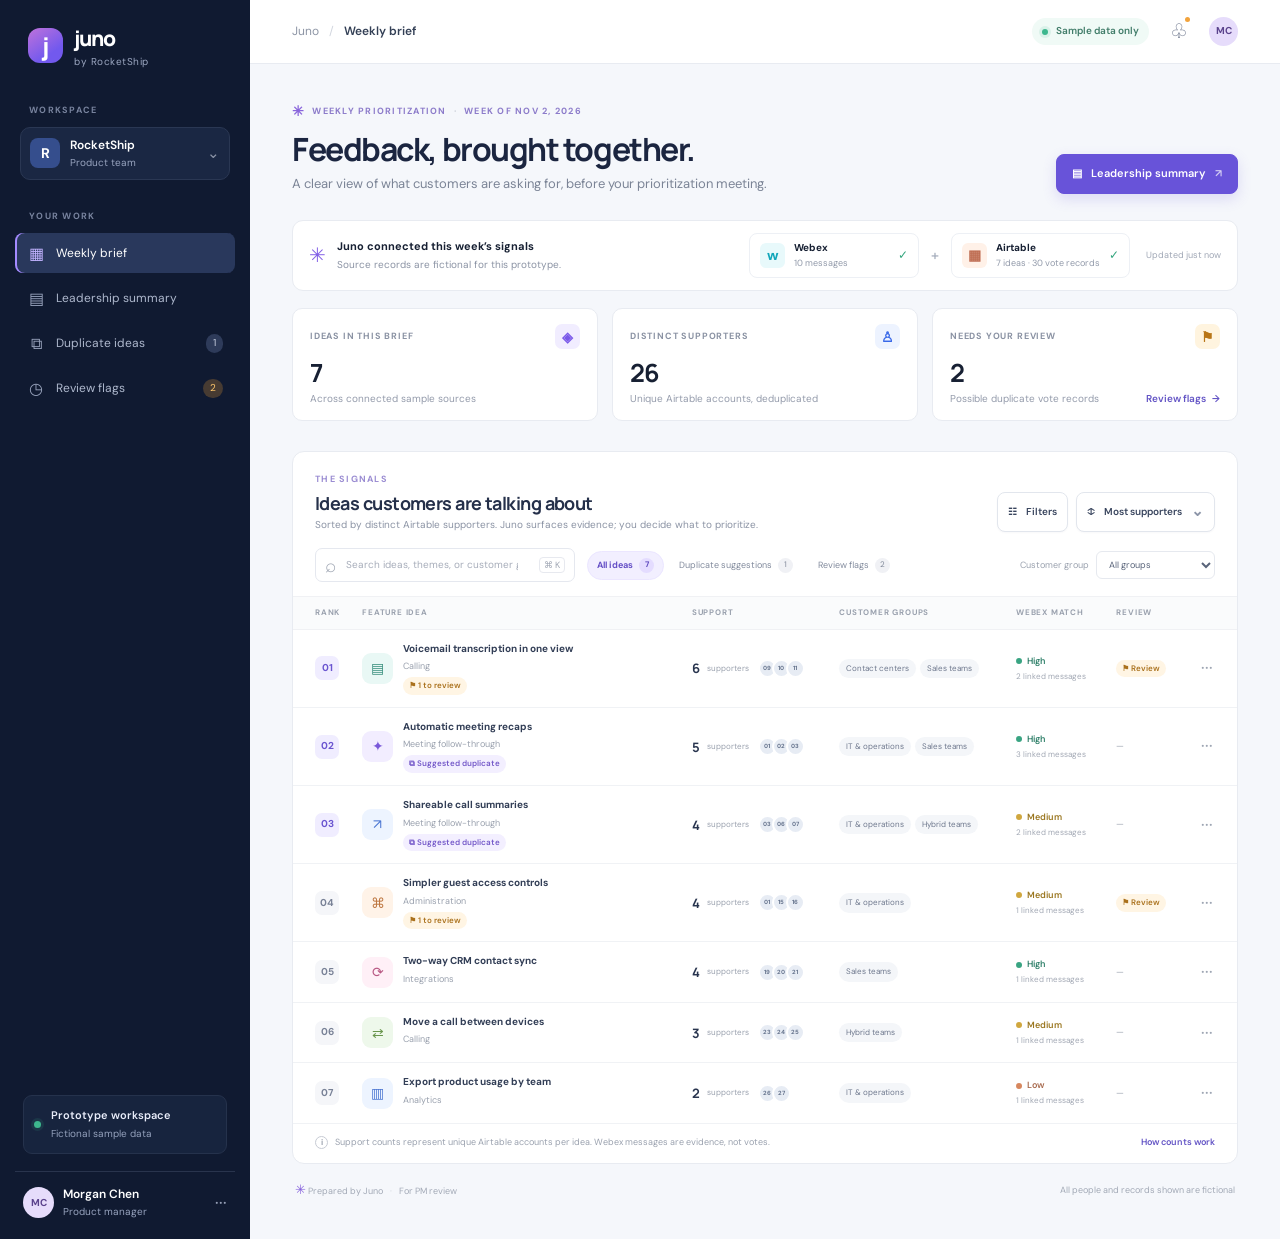
<file: 02-prototype/index.html>
<!doctype html>
<html lang="en">
  <head>
    <meta charset="UTF-8" />
    <meta name="viewport" content="width=device-width, initial-scale=1.0" />
    <meta name="theme-color" content="#f5f7fb" />
    <title>Juno · Weekly feedback brief</title>
    <link rel="preconnect" href="https://fonts.googleapis.com" />
    <link rel="preconnect" href="https://fonts.gstatic.com" crossorigin />
    <link href="https://fonts.googleapis.com/css2?family=DM+Sans:wght@400;500;600;700&family=Manrope:wght@500;600;700;800&display=swap" rel="stylesheet" />
    <link rel="stylesheet" href="styles.css" />
  </head>
  <body>
    <div class="app-shell">
      <aside class="sidebar" aria-label="Main navigation">
        <a class="brand" href="#overview" aria-label="Juno home">
          <span class="brand-mark">j</span>
          <span class="brand-copy"><strong>juno</strong><small>by RocketShip</small></span>
        </a>

        <div class="workspace-label">WORKSPACE</div>
        <button class="workspace-switcher" type="button">
          <span class="workspace-avatar">R</span>
          <span><strong>RocketShip</strong><small>Product team</small></span>
          <span class="chevron">⌄</span>
        </button>

        <div class="nav-label">YOUR WORK</div>
        <nav class="nav-list">
          <button class="nav-item active" type="button" data-view="overview">
            <span class="nav-icon">▦</span><span>Weekly brief</span>
          </button>
          <button class="nav-item" type="button" data-view="leadership">
            <span class="nav-icon">▤</span><span>Leadership summary</span>
          </button>
          <button class="nav-item" type="button" data-filter="duplicate">
            <span class="nav-icon">⧉</span><span>Duplicate ideas</span><span class="nav-count" id="duplicate-nav-count">1</span>
          </button>
          <button class="nav-item" type="button" data-filter="review">
            <span class="nav-icon">◷</span><span>Review flags</span><span class="nav-count warm" id="review-nav-count">2</span>
          </button>
        </nav>

        <div class="sidebar-bottom">
          <div class="sample-note"><span class="sample-dot"></span><div><strong>Prototype workspace</strong><small>Fictional sample data</small></div></div>
          <button class="profile-button" type="button">
            <span class="profile-avatar">MC</span><span><strong>Morgan Chen</strong><small>Product manager</small></span><span class="profile-more">···</span>
          </button>
        </div>
      </aside>

      <main class="main-content" id="overview">
        <header class="topbar">
          <div class="breadcrumbs"><span>Juno</span><span class="crumb-sep">/</span><strong id="breadcrumb-current">Weekly brief</strong></div>
          <div class="topbar-right"><span class="data-badge"><span class="green-dot"></span>Sample data only</span><button class="icon-button" type="button" aria-label="Notifications">♧<i></i></button><span class="top-avatar">MC</span></div>
        </header>

        <section class="page" id="overview-view">
          <div class="page-heading">
            <div>
              <div class="eyebrow"><span class="eyebrow-icon">✳</span> WEEKLY PRIORITIZATION <span class="eyebrow-divider">·</span> WEEK OF NOV 2, 2026</div>
              <h1>Feedback, brought together.</h1>
              <p class="page-subtitle">A clear view of what customers are asking for, before your prioritization meeting.</p>
            </div>
            <button class="primary-button" id="open-leadership" type="button"><span>▤</span> Leadership summary <span class="button-arrow">↗</span></button>
          </div>

          <div class="source-strip">
            <div class="source-strip-intro"><span class="sparkle">✳</span><div><strong>Juno connected this week’s signals</strong><small>Source records are fictional for this prototype.</small></div></div>
            <div class="source-chip"><span class="source-logo webex-logo">w</span><span><strong>Webex</strong><small id="webex-source-count">7 messages</small></span><span class="connected-check">✓</span></div>
            <div class="source-plus">+</div>
            <div class="source-chip"><span class="source-logo airtable-logo">▦</span><span><strong>Airtable</strong><small id="airtable-source-count">7 ideas · 30 vote records</small></span><span class="connected-check">✓</span></div>
            <span class="source-updated">Updated just now</span>
          </div>

          <div class="metric-grid" aria-label="Weekly feedback overview">
            <article class="metric-card"><div class="metric-top"><span>IDEAS IN THIS BRIEF</span><span class="metric-icon violet">◈</span></div><div class="metric-value" id="idea-total">7</div><div class="metric-foot"><span class="metric-caption">Across connected sample sources</span></div></article>
            <article class="metric-card"><div class="metric-top"><span>DISTINCT SUPPORTERS</span><span class="metric-icon blue">♙</span></div><div class="metric-value" id="supporter-total">29</div><div class="metric-foot"><span class="metric-caption">Unique Airtable accounts, deduplicated</span></div></article>
            <article class="metric-card"><div class="metric-top"><span>NEEDS YOUR REVIEW</span><span class="metric-icon amber">⚑</span></div><div class="metric-value" id="review-total">2</div><div class="metric-foot"><span class="metric-caption">Possible duplicate vote records</span><span class="foot-link" data-filter="review">Review flags <span>→</span></span></div></article>
          </div>

          <section class="signals-section" aria-labelledby="signals-heading">
            <div class="section-heading-row">
              <div><div class="section-kicker">THE SIGNALS</div><h2 id="signals-heading">Ideas customers are talking about</h2><p>Sorted by distinct Airtable supporters. Juno surfaces evidence; you decide what to prioritize.</p></div>
              <div class="section-actions"><button class="soft-button" id="filter-button" type="button"><span>☷</span> Filters <span class="filter-count" id="filter-count"></span></button><button class="soft-button" id="sort-button" type="button"><span>↕</span> Most supporters <span class="chevron">⌄</span></button></div>
            </div>

            <div class="filter-row" id="filter-row">
              <label class="search-box"><span>⌕</span><input id="search-input" type="search" placeholder="Search ideas, themes, or customer groups" aria-label="Search ideas" /><kbd>⌘ K</kbd></label>
              <div class="filter-pills" role="group" aria-label="Filter ideas">
                <button class="filter-pill active" type="button" data-list-filter="all">All ideas <span id="all-count">7</span></button>
                <button class="filter-pill" type="button" data-list-filter="duplicate">Duplicate suggestions <span id="dup-count">1</span></button>
                <button class="filter-pill" type="button" data-list-filter="review">Review flags <span id="flag-count">2</span></button>
              </div>
              <label class="segment-select"><span>Customer group</span><select id="segment-select" aria-label="Filter by customer group"><option value="all">All groups</option><option value="IT & operations">IT & operations</option><option value="Sales teams">Sales teams</option><option value="Contact centers">Contact centers</option><option value="Hybrid teams">Hybrid teams</option></select></label>
            </div>

            <div class="table-wrap">
              <table class="ideas-table">
                <thead><tr><th class="rank-col">RANK</th><th>FEATURE IDEA</th><th>SUPPORT</th><th>CUSTOMER GROUPS</th><th>WEBEX MATCH</th><th>REVIEW</th><th class="more-col"></th></tr></thead>
                <tbody id="ideas-body"></tbody>
              </table>
              <div class="empty-state hidden" id="empty-state"><span>⌕</span><strong>No ideas match these filters</strong><small>Try changing your search or clearing a filter.</small><button type="button" id="clear-filters">Clear filters</button></div>
            </div>
            <div class="table-footnote"><span class="info-icon">i</span> Support counts represent unique Airtable accounts per idea. Webex messages are evidence, not votes.<button type="button" class="learn-more" id="count-help">How counts work</button></div>
          </section>
          <footer class="page-footer"><span><span class="footer-juno">✳</span> Prepared by Juno <span class="footer-dot">·</span> For PM review</span><span>All people and records shown are fictional</span></footer>
        </section>

        <section class="page leadership-page hidden" id="leadership-view">
          <div class="page-heading leadership-heading">
            <div><button class="back-link" id="back-to-brief" type="button">← Back to weekly brief</button><div class="eyebrow"><span class="eyebrow-icon">✳</span> LEADERSHIP BRIEF <span class="eyebrow-divider">·</span> WEEK OF NOV 2, 2026</div><h1>Customer signals, at a glance.</h1><p class="page-subtitle">A source-backed snapshot for this week’s product prioritization conversation.</p></div>
            <button class="soft-button print-button" type="button" onclick="window.print()"><span>↥</span> Print summary</button>
          </div>
          <div class="leadership-callout"><span class="callout-icon">✳</span><div><strong>What’s emerging</strong><p>Customers are asking for less manual effort across routine workflows, including meeting follow-through, voicemail review, and access administration. The two meeting recap requests may overlap, but confirm the match before combining their support.</p><small>Interpretation based on sample records · Review the evidence before making a decision</small></div></div>
          <div class="leadership-stats"><div><span>IDEAS REVIEWED</span><strong id="lead-ideas">7</strong></div><div><span>UNIQUE SUPPORTERS</span><strong id="lead-supporters">29</strong></div><div><span>OPEN REVIEW FLAGS</span><strong id="lead-flags">2</strong></div></div>
          <section class="lead-section"><div class="lead-section-header"><div><div class="section-kicker">RANKED BY DISTINCT SUPPORT</div><h2>What customers are asking for</h2></div><span class="rank-note">Vote counts show support volume, not a product decision.</span></div><div id="leadership-list" class="leadership-list"></div></section>
          <section class="leadership-bottom-grid"><article class="insight-card"><div class="section-kicker">SIGNAL TO WATCH</div><h3>Some feedback points to a broader workflow need</h3><p>Requests for recaps, follow-up actions, and easier sharing may connect to a common need: helping teams carry decisions out of meetings. Treat this as a hypothesis for PM review.</p><button type="button" class="text-button" id="open-workflow-idea">See related evidence <span>→</span></button></article><article class="review-summary-card"><div class="review-card-heading"><span class="review-icon">⚑</span><div><div class="section-kicker">REVIEW BEFORE SHARING</div><h3>Vote records to check</h3></div></div><p>Juno found repeated Airtable records from the same account on an idea. They count once toward distinct support and remain visible for your review.</p><button type="button" class="soft-button" data-filter="review">Review flagged records <span>→</span></button></article></section>
          <footer class="page-footer"><span><span class="footer-juno">✳</span> Prepared by Juno <span class="footer-dot">·</span> Interpretation is labeled for PM review</span><span>All people and records shown are fictional</span></footer>
        </section>
      </main>
    </div>

    <div class="drawer-backdrop hidden" id="drawer-backdrop"></div>
    <aside class="detail-drawer hidden" id="detail-drawer" role="dialog" aria-modal="true" aria-labelledby="drawer-title">
      <div class="drawer-header"><div><span class="drawer-kicker" id="drawer-kicker">IDEA DETAILS</span><div class="drawer-controls"><button type="button" id="drawer-prev" aria-label="Previous idea">←</button><button type="button" id="drawer-next" aria-label="Next idea">→</button></div></div><button type="button" class="drawer-close" id="drawer-close" aria-label="Close details">×</button></div>
      <div class="drawer-content" id="drawer-content"></div>
    </aside>
    <div class="toast" id="toast" role="status" aria-live="polite"></div>
    <script src="app.js"></script>
  </body>
</html>
</file>
<file: 02-prototype/styles.css>
:root{--ink:#172033;--muted:#798296;--line:#e8ebf1;--canvas:#f5f7fb;--surface:#fff;--navy:#101a31;--violet:#7958e9;--violet-soft:#f1edff;--blue:#3868e8;--blue-soft:#edf3ff;--green:#23866c;--green-soft:#eaf7f2;--amber:#b87517;--amber-soft:#fff4df;--red:#be555a;--red-soft:#fff0ef;--shadow:0 18px 52px rgba(19,30,54,.13)}
*{box-sizing:border-box}html{scroll-behavior:smooth}body{margin:0;background:var(--canvas);color:var(--ink);font:14px/1.45 'DM Sans',-apple-system,BlinkMacSystemFont,'Segoe UI',sans-serif}button,input,select{font:inherit}button{cursor:pointer}button:focus-visible,a:focus-visible,input:focus-visible,select:focus-visible{outline:3px solid rgba(87,110,239,.45);outline-offset:2px}.hidden{display:none!important}.app-shell{min-height:100vh;display:flex}.sidebar{width:250px;background:var(--navy);color:#e9edfa;display:flex;flex-direction:column;padding:24px 15px 15px;flex-shrink:0}.brand{display:flex;gap:11px;align-items:center;text-decoration:none;color:#fff;padding:0 13px 36px}.brand-mark{width:35px;height:35px;display:grid;place-items:center;border-radius:12px;background:linear-gradient(145deg,#bf72db,#7259ee 70%);font:800 24px 'Manrope',sans-serif;color:white}.brand-copy{display:flex;flex-direction:column;line-height:1.05}.brand-copy strong{font:800 21px 'Manrope',sans-serif;letter-spacing:-1px}.brand-copy small{font-size:10px;color:#9ca7c1;margin-top:5px;letter-spacing:.05em}.workspace-label,.nav-label{padding:0 14px;color:#78839e;font-size:9px;font-weight:700;letter-spacing:.14em}.workspace-switcher{margin:10px 5px 30px;width:calc(100% - 10px);display:flex;align-items:center;gap:10px;background:#1a2743;border:1px solid #2a3753;border-radius:10px;padding:9px;color:#fff;text-align:left}.workspace-avatar{width:30px;height:30px;border-radius:8px;display:grid;place-items:center;background:#354e8d;color:white;font-weight:700}.workspace-switcher>span:nth-child(2),.profile-button>span:nth-child(2){display:flex;flex-direction:column;flex:1}.workspace-switcher strong,.profile-button strong{font-size:12px;font-weight:600}.workspace-switcher small,.profile-button small{font-size:10px;color:#98a4bf;margin-top:2px}.chevron{color:#8c95a8;font-size:15px}.nav-label{margin-bottom:10px}.nav-list{display:grid;gap:5px}.nav-item{height:40px;padding:0 12px;border:0;border-radius:8px;background:transparent;color:#aeb8cd;text-align:left;display:flex;align-items:center;gap:11px;font-size:12px;transition:.15s}.nav-item:hover{background:#1a2743;color:white}.nav-item.active{background:#29385c;color:#fff;box-shadow:inset 2px 0 #a48aff}.nav-icon{width:18px;text-align:center;font-size:16px;color:#99a4bd}.nav-item.active .nav-icon{color:#c2b3ff}.nav-count{margin-left:auto;border-radius:10px;background:#2e3b5a;padding:2px 7px;font-size:10px;color:#cad1e1}.nav-count.warm{color:#ffc76c;background:#473b32}.sidebar-bottom{margin-top:auto}.sample-note{display:flex;gap:10px;align-items:center;margin:0 8px 17px;padding:12px 10px;background:#17243e;border:1px solid #25324c;border-radius:9px}.sample-dot,.green-dot{width:7px;height:7px;border-radius:50%;background:#3db78e;box-shadow:0 0 0 3px rgba(61,183,142,.12);flex:none}.sample-note div{display:flex;flex-direction:column}.sample-note strong{font-size:11px;font-weight:600}.sample-note small{font-size:10px;color:#94a1bc;margin-top:3px}.profile-button{width:100%;border:0;border-top:1px solid #29344d;padding:14px 8px 4px;background:transparent;color:#fff;display:flex;align-items:center;gap:9px;text-align:left}.profile-avatar,.top-avatar{display:grid;place-items:center;border-radius:50%;background:#e6dcfb;color:#5b438d;font-weight:700;font-size:10px;width:31px;height:31px}.profile-more{font-size:18px;color:#96a0b7}.main-content{min-width:0;flex:1}.topbar{height:64px;background:#fff;border-bottom:1px solid var(--line);display:flex;align-items:center;justify-content:space-between;padding:0 42px}.breadcrumbs{display:flex;align-items:center;gap:10px;color:#8d95a5;font-size:12px}.breadcrumbs strong{color:#344056;font-weight:600}.crumb-sep{color:#d1d5de}.topbar-right{display:flex;align-items:center;gap:18px}.data-badge{display:flex;align-items:center;gap:8px;padding:6px 10px;background:#f0faf6;color:#407c69;border-radius:16px;font-size:10px;font-weight:600}.data-badge .green-dot{width:6px;height:6px}.icon-button{position:relative;border:0;background:transparent;color:#667087;font-size:20px;padding:3px}.icon-button i{position:absolute;right:1px;top:3px;width:5px;height:5px;border-radius:50%;background:#f2a33c}.top-avatar{width:29px;height:29px}.page{max-width:1380px;margin:0 auto;padding:37px 42px 22px}.page-heading{display:flex;align-items:flex-end;justify-content:space-between;gap:25px;margin-bottom:26px}.eyebrow,.section-kicker{color:#8c7bca;font-size:9px;font-weight:700;letter-spacing:.14em;display:flex;align-items:center;gap:7px}.eyebrow-icon{font-size:14px;color:#8965db}.eyebrow-divider{color:#c4c8d3}.page h1{font:700 32px/1.14 'Manrope',sans-serif;letter-spacing:-1.45px;margin:10px 0 7px;color:#1b2540}.page-subtitle{margin:0;color:#7b8496;font-size:13px}.primary-button,.soft-button{border:1px solid #e2e6ed;border-radius:8px;padding:10px 13px;background:white;color:#38445d;font-size:11px;font-weight:600;display:inline-flex;gap:9px;align-items:center;box-shadow:0 1px 2px rgba(20,35,65,.03);transition:.15s}.primary-button{background:#6853d9;color:white;border-color:#6853d9;padding:11px 15px;box-shadow:0 5px 14px rgba(104,83,217,.18)}.primary-button:hover{background:#5843c9;transform:translateY(-1px)}.soft-button:hover{border-color:#c7cde0;background:#fafaff}.button-arrow{opacity:.7}.source-strip{display:flex;align-items:center;gap:12px;background:#fff;border:1px solid var(--line);border-radius:11px;padding:12px 16px;margin-bottom:17px;min-height:67px}.source-strip-intro{display:flex;align-items:center;gap:11px;flex:1;min-width:220px}.sparkle{font-size:20px;color:#825fe6}.source-strip-intro>div,.source-chip>span:nth-child(2){display:flex;flex-direction:column}.source-strip-intro strong{font-size:11px;font-weight:700}.source-strip-intro small{color:#8b93a4;font-size:10px;margin-top:3px}.source-chip{border:1px solid #edf0f5;border-radius:8px;padding:7px 10px;display:flex;align-items:center;gap:9px;min-width:170px}.source-logo{width:25px;height:25px;border-radius:6px;display:grid;place-items:center;font-weight:800}.webex-logo{color:#12a6ba;background:#e8f9fb}.airtable-logo{color:#bd694e;background:#fff1e8}.source-chip strong{font-size:10px}.source-chip small{font-size:9px;color:#929aaa;margin-top:2px}.connected-check{color:#32a57d;font-size:12px;margin-left:auto}.source-plus{color:#b0b7c4;font-weight:600}.source-updated{font-size:9px;color:#a1a8b6;margin-left:4px;white-space:nowrap}.metric-grid{display:grid;grid-template-columns:repeat(3,minmax(0,1fr));gap:14px;margin-bottom:30px}.metric-card{background:#fff;border:1px solid var(--line);border-radius:10px;padding:15px 17px 13px;min-height:112px}.metric-top{display:flex;align-items:center;justify-content:space-between;color:#8a92a3;font-weight:700;letter-spacing:.09em;font-size:9px}.metric-icon{width:25px;height:25px;border-radius:7px;display:grid;place-items:center;font-size:14px}.metric-icon.violet{color:#7958e9;background:#f1edff}.metric-icon.blue{color:#3868e8;background:#edf3ff}.metric-icon.amber{color:#b87517;background:#fff4df}.metric-value{font:700 25px 'Manrope',sans-serif;letter-spacing:-.7px;margin:6px 0 2px}.metric-foot{display:flex;align-items:center;justify-content:space-between}.metric-caption{color:#949bab;font-size:10px}.foot-link,.learn-more,.text-button{border:0;background:none;padding:0;color:#6354c5;font-size:10px;font-weight:600}.foot-link:hover,.learn-more:hover,.text-button:hover{text-decoration:underline}.foot-link span,.text-button span{margin-left:4px}.signals-section{background:#fff;border:1px solid var(--line);border-radius:12px;overflow:hidden}.section-heading-row{display:flex;align-items:flex-end;justify-content:space-between;gap:20px;padding:21px 22px 16px}.section-kicker{font-size:9px;color:#9a8cd2}.section-heading-row h2,.lead-section h2{font:700 18px 'Manrope',sans-serif;letter-spacing:-.55px;margin:5px 0 3px;color:#25304a}.section-heading-row p{color:#8b93a4;font-size:10px;margin:0}.section-actions{display:flex;gap:8px}.section-actions .soft-button{padding:8px 10px;font-size:10px}.filter-count:empty{display:none}.filter-row{display:flex;align-items:center;gap:12px;padding:0 22px 14px;flex-wrap:wrap}.search-box{height:34px;display:flex;align-items:center;gap:8px;border:1px solid #e5e8ef;border-radius:7px;padding:0 9px;width:260px;color:#a0a7b4}.search-box>span{font-size:19px;line-height:1}.search-box input{border:0;outline:0;min-width:0;width:100%;font-size:10px;color:#344056;background:transparent}.search-box input::placeholder{color:#a7adba}.search-box kbd{white-space:nowrap;border:1px solid #e7e9ef;border-radius:4px;padding:1px 4px;color:#a0a7b4;font:9px 'DM Sans',sans-serif}.filter-pills{display:flex;gap:5px;align-items:center}.filter-pill{border:1px solid transparent;border-radius:16px;background:transparent;color:#828b9d;padding:6px 9px;font-size:9px;white-space:nowrap}.filter-pill span{display:inline-grid;place-items:center;min-width:15px;height:15px;margin-left:4px;border-radius:50%;background:#f0f1f5;color:#7f8797;font-size:8px}.filter-pill.active{background:#f2efff;border-color:#ebe6ff;color:#6550c6;font-weight:700}.filter-pill.active span{background:#e4dcff;color:#5d48be}.segment-select{margin-left:auto;display:flex;align-items:center;gap:7px;color:#9aa1ae;font-size:9px}.segment-select select{border:1px solid #e6e9ef;border-radius:6px;background:#fff;color:#59647a;padding:6px 20px 6px 8px;font-size:9px}.table-wrap{overflow:auto;min-height:280px}.ideas-table{width:100%;border-collapse:collapse;min-width:880px}.ideas-table thead{background:#fafbfc}.ideas-table th{text-align:left;padding:10px 11px;color:#9aa1ae;font-size:8px;letter-spacing:.1em;font-weight:700;border-top:1px solid #f0f1f4;border-bottom:1px solid #f0f1f4;white-space:nowrap}.ideas-table th:first-child,.ideas-table td:first-child{padding-left:22px}.ideas-table th:last-child,.ideas-table td:last-child{padding-right:18px}.rank-col{width:54px}.more-col{width:36px}.ideas-table td{padding:12px 11px;border-bottom:1px solid #f0f2f5;vertical-align:middle;font-size:10px}.ideas-table tbody tr{transition:background .14s;cursor:pointer}.ideas-table tbody tr:hover{background:#faf9ff}.rank-number{display:grid;place-items:center;width:24px;height:24px;border-radius:7px;background:#f5f6f9;color:#788196;font-weight:700;font-size:10px}.rank-number.top{background:#f0edff;color:#6a55d0}.idea-cell{display:flex;align-items:center;gap:10px;min-width:280px}.idea-icon{width:31px;height:31px;border-radius:9px;display:grid;place-items:center;font-size:14px;flex:none}.idea-icon.purple{background:#f2edff;color:#7958d9}.idea-icon.blue{background:#edf4ff;color:#4b76d2}.idea-icon.teal{background:#e9f8f5;color:#398f7d}.idea-icon.orange{background:#fff3e8;color:#be7741}.idea-icon.pink{background:#fff0f7;color:#b85883}.idea-icon.green{background:#eef8eb;color:#69954c}.idea-text{display:flex;flex-direction:column;gap:4px}.idea-text strong{font-size:10px;color:#323e56;font-weight:700}.idea-subtitle{font-size:9px;color:#9aa1ae}.idea-tags{display:flex;gap:5px;align-items:center;flex-wrap:wrap}.tag{display:inline-flex;align-items:center;gap:4px;padding:3px 6px;border-radius:10px;font-size:8px;font-weight:600;white-space:nowrap}.tag.duplicate{background:#f3efff;color:#7459c9}.tag.flag{background:#fff5e4;color:#aa711c}.tag.reviewed{background:#eff7f4;color:#42836e}.support-cell{display:flex;align-items:center;gap:7px}.support-num{font:700 13px 'Manrope',sans-serif;color:#29354f}.support-label{color:#9aa1ae;font-size:8px}.mini-avatars{display:flex;margin-left:2px}.mini-avatar{width:19px;height:19px;border:2px solid white;border-radius:50%;display:grid;place-items:center;margin-left:-5px;font-size:6px;font-weight:700;color:#62708a;background:#e7ecf4}.mini-avatar:first-child{margin-left:0}.group-list{display:flex;flex-wrap:wrap;gap:4px;max-width:145px}.group-chip{background:#f4f6f9;color:#6e788d;padding:4px 7px;border-radius:12px;font-size:8px;white-space:nowrap}.confidence{display:flex;align-items:center;gap:5px;white-space:nowrap;font-size:9px;font-weight:600}.confidence-dot{width:6px;height:6px;border-radius:50%}.confidence.high{color:#30806a}.confidence.high .confidence-dot{background:#39a482}.confidence.medium{color:#9a761f}.confidence.medium .confidence-dot{background:#d0a73f}.confidence.low{color:#a86a4e}.confidence.low .confidence-dot{background:#d7875e}.match-detail{color:#a2a8b4;font-size:8px;margin-top:3px}.review-cell{white-space:nowrap}.more-button{border:0;background:transparent;color:#9da5b3;font-size:18px;border-radius:5px;padding:2px 6px}.more-button:hover{background:#f0edff;color:#6550c6}.table-footnote{display:flex;align-items:center;gap:7px;padding:12px 22px 14px;color:#9aa1ae;font-size:9px}.info-icon{display:grid;place-items:center;border:1px solid #c7cbd4;width:13px;height:13px;border-radius:50%;font-size:8px;font-weight:700}.learn-more{margin-left:auto;font-size:9px}.empty-state{min-height:240px;display:flex;flex-direction:column;align-items:center;justify-content:center;color:#8b93a4;gap:5px}.empty-state>span{font-size:25px;color:#a99be4}.empty-state strong{color:#39445c;font-size:12px}.empty-state small{font-size:10px}.empty-state button{border:0;background:transparent;color:#6550c6;font-size:10px;font-weight:700;margin-top:7px}.page-footer{display:flex;justify-content:space-between;align-items:center;padding:17px 3px;color:#a2a9b6;font-size:9px}.footer-juno{color:#8662dc;font-size:13px}.footer-dot{padding:0 5px;color:#ccd0d8}.leadership-page{max-width:1120px}.leadership-heading{align-items:flex-end}.leadership-heading h1{margin-top:13px}.back-link{display:block;border:0;background:transparent;color:#6d59cb;padding:0;margin:0 0 19px;font-size:10px;font-weight:700}.print-button{margin-bottom:3px}.leadership-callout{display:flex;gap:14px;border:1px solid #e7e1ff;background:linear-gradient(110deg,#fbfaff,#fff);border-radius:11px;padding:17px 19px;margin-bottom:15px}.callout-icon{display:grid;place-items:center;flex:none;width:31px;height:31px;border-radius:9px;background:#f0ecff;color:#755bdd;font-size:16px}.leadership-callout strong{font-size:12px}.leadership-callout p{margin:5px 0;color:#4e5870;font-size:12px;line-height:1.6}.leadership-callout small{color:#9b91c3;font-size:9px}.leadership-stats{display:grid;grid-template-columns:repeat(3,1fr);background:#fff;border:1px solid var(--line);border-radius:10px;margin-bottom:28px}.leadership-stats>div{padding:14px 18px;border-right:1px solid #eef0f4;display:flex;flex-direction:column;gap:4px}.leadership-stats>div:last-child{border:0}.leadership-stats span{color:#9aa1ae;font-size:8px;letter-spacing:.1em;font-weight:700}.leadership-stats strong{font:700 21px 'Manrope',sans-serif}.lead-section-header{display:flex;align-items:flex-end;justify-content:space-between;margin-bottom:13px}.lead-section h2{font-size:18px}.rank-note{color:#9aa1ae;font-size:9px}.leadership-list{display:grid;gap:9px}.lead-idea-card{background:#fff;border:1px solid var(--line);border-radius:9px;padding:13px 15px;display:grid;grid-template-columns:30px 1fr auto;gap:12px;align-items:start;cursor:pointer;transition:.15s}.lead-idea-card:hover{border-color:#d7d0f7;box-shadow:0 3px 12px rgba(32,30,90,.04)}.lead-idea-card .rank-number{margin-top:1px}.lead-idea-main h3{font-size:12px;margin:1px 0 4px}.lead-idea-main p{font-size:10px;color:#8a93a4;margin:0 0 9px}.lead-evidence-line{display:flex;align-items:center;gap:8px;color:#9aa1ae;font-size:9px}.lead-vote-count{text-align:right;min-width:91px}.lead-vote-count strong{display:block;font:700 20px 'Manrope',sans-serif}.lead-vote-count span{font-size:8px;color:#9aa1ae}.leadership-bottom-grid{display:grid;grid-template-columns:1fr 1fr;gap:12px;margin-top:17px}.insight-card,.review-summary-card{border:1px solid var(--line);border-radius:10px;background:#fff;padding:16px}.insight-card h3,.review-summary-card h3{font:700 13px 'Manrope',sans-serif;margin:7px 0;color:#344056}.insight-card p,.review-summary-card p{color:#818a9c;font-size:10px;line-height:1.6;margin:0 0 11px}.review-card-heading{display:flex;align-items:center;gap:10px}.review-icon{display:grid;place-items:center;width:28px;height:28px;border-radius:8px;background:var(--amber-soft);color:var(--amber)}.review-summary-card .soft-button{font-size:9px;padding:7px 9px}.detail-drawer{position:fixed;right:0;top:0;bottom:0;width:min(495px,100vw);background:#fff;z-index:20;box-shadow:var(--shadow);display:flex;flex-direction:column;animation:slide-in .2s ease-out}.drawer-backdrop{position:fixed;inset:0;background:rgba(18,27,46,.34);z-index:19;backdrop-filter:blur(2px)}@keyframes slide-in{from{transform:translateX(25px);opacity:.5}to{transform:none;opacity:1}}.drawer-header{padding:20px 22px 14px;border-bottom:1px solid var(--line);display:flex;justify-content:space-between;align-items:flex-start}.drawer-kicker{font-size:9px;letter-spacing:.13em;color:#8b7ac7;font-weight:700}.drawer-controls{display:flex;gap:5px;margin-top:10px}.drawer-controls button,.drawer-close{width:28px;height:28px;border:1px solid #e8eaf0;border-radius:7px;background:white;color:#758096}.drawer-controls button:hover,.drawer-close:hover{background:#f4f1ff;color:#6853d9}.drawer-close{font-size:20px;line-height:1}.drawer-content{overflow:auto;padding:20px 22px 30px}.drawer-content h2{font:700 21px/1.25 'Manrope',sans-serif;letter-spacing:-.65px;margin:7px 0 7px}.drawer-desc{font-size:11px;color:#80899b;line-height:1.6;margin:0 0 16px}.drawer-badges{display:flex;gap:7px;flex-wrap:wrap;margin:0 0 17px}.drawer-stat-row{display:grid;grid-template-columns:1fr 1fr;gap:8px;margin-bottom:19px}.drawer-stat{border:1px solid #edf0f5;border-radius:8px;padding:10px}.drawer-stat span{display:block;color:#969eae;font-size:8px;letter-spacing:.08em;font-weight:700}.drawer-stat strong{display:block;font:700 19px 'Manrope',sans-serif;margin-top:5px}.drawer-stat small{display:block;color:#9da4b1;font-size:8px;margin-top:2px}.drawer-section{border-top:1px solid #edf0f4;padding-top:15px;margin-top:14px}.drawer-section-heading{display:flex;align-items:center;justify-content:space-between;margin-bottom:10px}.drawer-section-heading h3{font:700 11px 'Manrope',sans-serif;margin:0}.drawer-section-heading span{color:#9ba2af;font-size:8px}.source-record{border:1px solid #edf0f4;border-radius:8px;padding:10px 11px;margin:7px 0}.source-record-top{display:flex;align-items:center;justify-content:space-between;margin-bottom:6px}.source-id{font-size:8px;color:#8f98a8;font-weight:700;letter-spacing:.04em}.source-kind{font-size:8px;color:#528b83;background:#edf8f5;border-radius:10px;padding:3px 6px}.source-record p{font-size:10px;color:#48546a;line-height:1.55;margin:0}.source-record-foot{display:flex;justify-content:space-between;gap:10px;margin-top:7px;color:#a0a7b3;font-size:8px}.source-record-foot span:last-child{color:#6a7a94}.voter-list{display:flex;flex-wrap:wrap;gap:5px;margin:7px 0}.voter-chip{display:flex;align-items:center;gap:5px;border:1px solid #edf0f4;border-radius:12px;padding:4px 7px;color:#677286;font-size:8px}.voter-chip i{width:15px;height:15px;border-radius:50%;background:#eef1f8;color:#69758d;display:grid;place-items:center;font-style:normal;font-size:6px;font-weight:700}.vote-row{display:flex;justify-content:space-between;align-items:center;padding:8px 0;border-bottom:1px solid #f1f2f5;font-size:9px}.vote-row:last-child{border-bottom:0}.vote-row small{display:block;color:#9aa1ae;font-size:8px;margin-top:3px}.vote-alert{background:#fff9ed;border:1px solid #f6e4be;border-radius:8px;padding:10px;margin:8px 0}.vote-alert strong{font-size:9px;color:#92691e}.vote-alert p{font-size:8px;line-height:1.55;color:#897a5a;margin:5px 0}.review-action{border:1px solid #ebd49f;border-radius:6px;background:#fff;color:#916c22;padding:6px 8px;font-size:8px;font-weight:700}.review-action.done{border-color:#cfe6dc;color:#3e806d;background:#eff8f5}.duplicate-box{border:1px solid #e8e0ff;background:#fbfaff;border-radius:8px;padding:11px;margin:8px 0}.duplicate-box p{font-size:9px;color:#737e91;line-height:1.55;margin:5px 0 9px}.duplicate-item{display:flex;align-items:flex-start;gap:8px;padding:7px 0;border-top:1px solid #eee9ff}.duplicate-item:first-of-type{border-top:0}.duplicate-item i{width:19px;height:19px;border-radius:6px;background:#eee9ff;color:#785dd1;display:grid;place-items:center;font-size:8px;font-style:normal;flex:none}.duplicate-item span{font-size:9px;color:#46536a}.duplicate-item small{display:block;color:#979eae;font-size:8px;margin-top:3px}.drawer-actions{display:flex;gap:7px;margin-top:9px}.drawer-actions button{flex:1;border:1px solid #e5e8ef;border-radius:6px;background:#fff;padding:7px 8px;font-size:8px;font-weight:700;color:#5e6a80}.drawer-actions button.confirm{background:#6853d9;border-color:#6853d9;color:#fff}.drawer-actions button:hover{filter:brightness(.97)}.confidence-explanation{font-size:9px;color:#8b94a5;line-height:1.55;margin-top:6px}.drawer-footer-note{padding:10px;border-radius:7px;background:#f7f8fb;color:#8992a2;font-size:8px;line-height:1.5;margin-top:15px}.toast{position:fixed;left:50%;bottom:24px;transform:translate(-50%,20px);background:#202b43;color:#fff;border-radius:8px;padding:10px 14px;font-size:10px;box-shadow:0 8px 24px rgba(17,28,50,.2);opacity:0;pointer-events:none;transition:.2s;z-index:40}.toast.show{opacity:1;transform:translate(-50%,0)}.back-link:hover{color:#4d3abc}.leadership-page .page-footer{margin-top:18px}
@media(max-width:1100px){.sidebar{width:218px}.page{padding-left:28px;padding-right:28px}.topbar{padding:0 28px}.filter-row{gap:8px}.search-box{width:230px}.filter-pills{order:3;width:100%}.segment-select{margin-left:auto}.source-updated{display:none}}
@media(max-width:760px){.sidebar{width:60px;padding:17px 8px}.brand{padding:0 4px 29px}.brand-copy,.workspace-label,.workspace-switcher,.nav-label,.nav-item>span:not(.nav-icon),.sample-note,.profile-button>span:not(.profile-avatar){display:none}.nav-item{justify-content:center;padding:0;width:42px;margin:0 auto}.nav-icon{font-size:18px}.profile-button{justify-content:center}.page{padding:24px 17px}.topbar{height:55px;padding:0 17px}.topbar-right{gap:10px}.data-badge{font-size:0;padding:8px}.data-badge .green-dot{width:7px;height:7px}.page-heading{align-items:flex-start;flex-direction:column;margin-bottom:19px}.page h1{font-size:27px}.page-subtitle{font-size:12px}.primary-button{align-self:flex-start}.source-strip{flex-wrap:wrap}.source-strip-intro{min-width:100%;padding-bottom:4px}.source-chip{flex:1;min-width:0}.source-plus{display:none}.metric-grid{gap:7px}.metric-card{padding:12px 10px;min-height:104px}.metric-top{font-size:7px}.metric-value{font-size:22px}.metric-caption{font-size:8px}.metric-foot{align-items:flex-start;gap:4px;flex-direction:column}.foot-link{font-size:8px}.section-heading-row{align-items:flex-start;flex-direction:column;padding:18px 15px 13px}.section-actions{width:100%}.filter-row{padding:0 15px 12px}.search-box{width:100%}.filter-pills{overflow:auto}.segment-select{width:100%;justify-content:space-between}.ideas-table th:first-child,.ideas-table td:first-child{padding-left:14px}.table-footnote{padding:11px 14px;align-items:flex-start;flex-wrap:wrap}.learn-more{margin-left:19px}.page-footer{gap:12px;align-items:flex-start;flex-direction:column}.leadership-stats>div{padding:12px 10px}.leadership-stats span{font-size:7px}.leadership-stats strong{font-size:18px}.leadership-bottom-grid{grid-template-columns:1fr}.lead-section-header{align-items:flex-start;gap:8px;flex-direction:column}.lead-idea-card{grid-template-columns:27px 1fr auto;padding:11px 10px;gap:8px}.rank-note{font-size:8px}.drawer-content{padding:17px}.detail-drawer{width:min(450px,100vw)}}
@media print{body{background:#fff}.sidebar,.topbar,.back-link,.print-button,.leadership-bottom-grid,.page-footer{display:none!important}.main-content{width:100%}.page{display:none!important}.leadership-page{display:block!important;max-width:none;padding:0}.leadership-heading{margin-bottom:15px}.lead-idea-card,.leadership-stats,.leadership-callout{break-inside:avoid}.leadership-stats{margin-bottom:15px}.leadership-list{gap:5px}}
</file>
